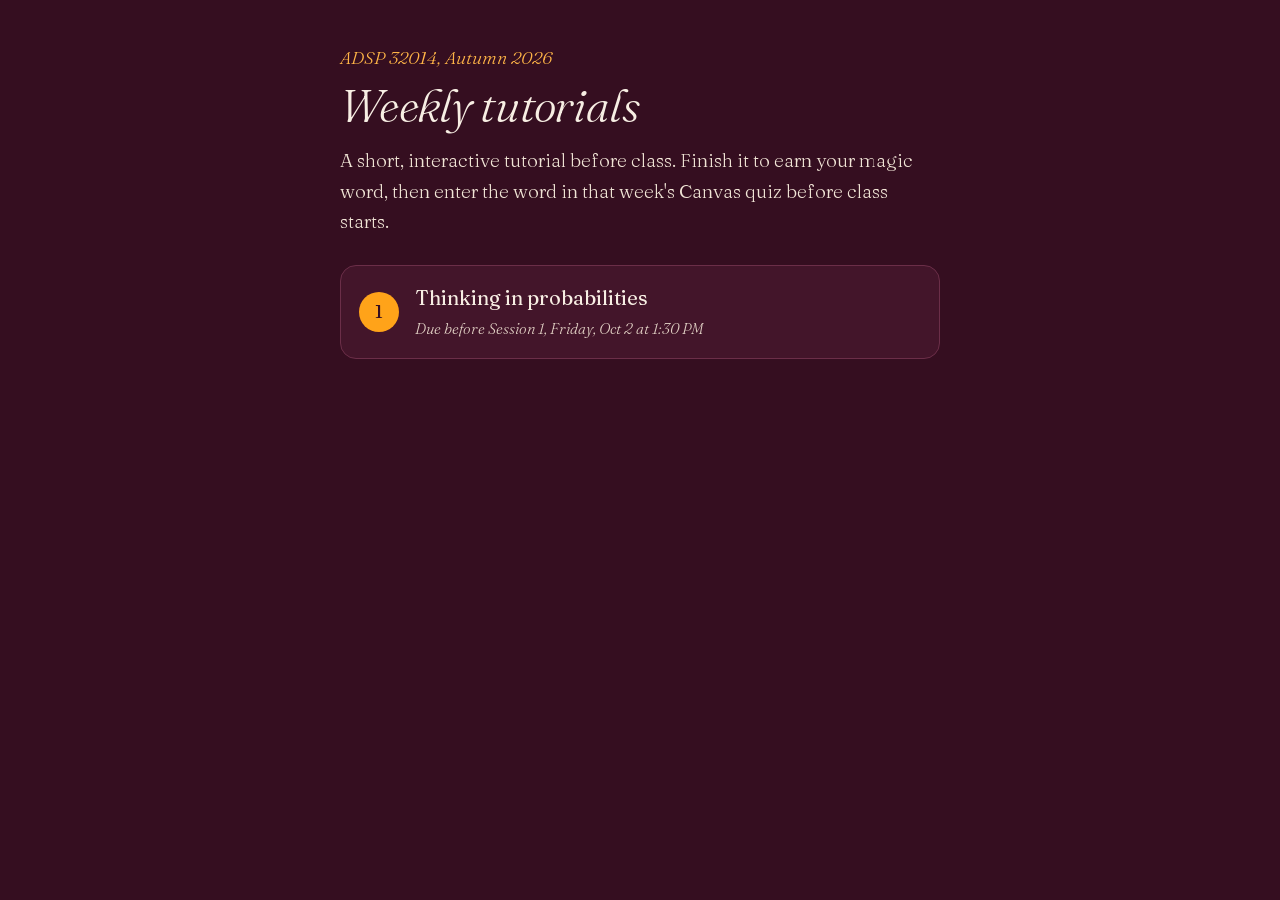
<file: docs/index.html>
<!doctype html>
<html lang="en">
<head>
  <meta charset="utf-8">
  <meta name="viewport" content="width=device-width, initial-scale=1">
  <meta name="theme-color" content="#350E20">
  <title>Weekly tutorials | Bayesian Machine Learning with Generative AI Applications</title>
  <link rel="stylesheet" href="assets/style.css">
</head>
<body>
  <main class="intro">
    <div class="kicker">ADSP 32014, Autumn 2026</div>
    <h1>Weekly tutorials</h1>
    <p class="lede">A short, interactive tutorial before class. Finish it to earn your magic word, then enter the word in that week's Canvas quiz before class starts.</p>
    <ol class="weeks">
      <li><a href="t1/"><span class="n">1</span><span><b>Thinking in probabilities</b><span class="d">Due before Session 1, Friday, Oct 2 at 1:30 PM</span></span></a></li>
    </ol>
  </main>
</body>
</html>
</file>
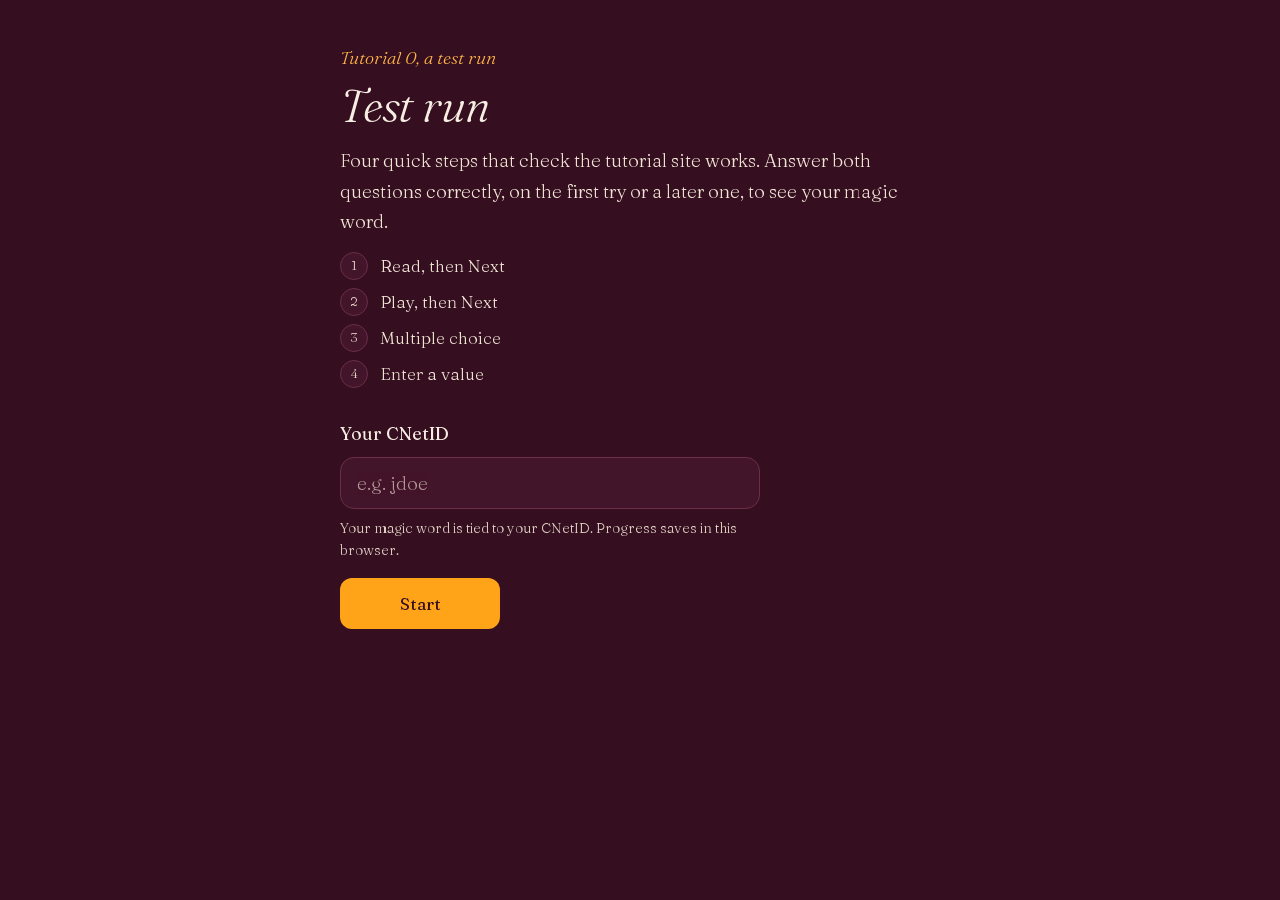
<file: docs/t0/index.html>
<!doctype html>
<html lang="en">
<head>
  <meta charset="utf-8">
  <meta name="viewport" content="width=device-width, initial-scale=1">
  <meta name="theme-color" content="#350E20">
  <title>Tutorial 0: Test run | Bayesian Machine Learning</title>
  <link rel="stylesheet" href="../assets/katex/katex.min.css">
  <link rel="stylesheet" href="../assets/style.css">
</head>
<body>
  <div id="app"><noscript><main class="intro"><h1>Turn on JavaScript</h1><p class="lede">This tutorial is interactive and needs JavaScript.</p></main></noscript></div>
  <script defer src="../assets/katex/katex.min.js"></script>
  <script defer src="../assets/katex/auto-render.min.js"></script>
  <script defer src="../assets/core.js"></script>
  <script defer src="../assets/draw.js"></script>
  <script defer src="../assets/widgets/dieBars.js"></script>
  <script defer src="lesson.js"></script>
  <script defer src="lock.js"></script>
  <script defer src="../assets/engine.js"></script>
</body>
</html>
</file>
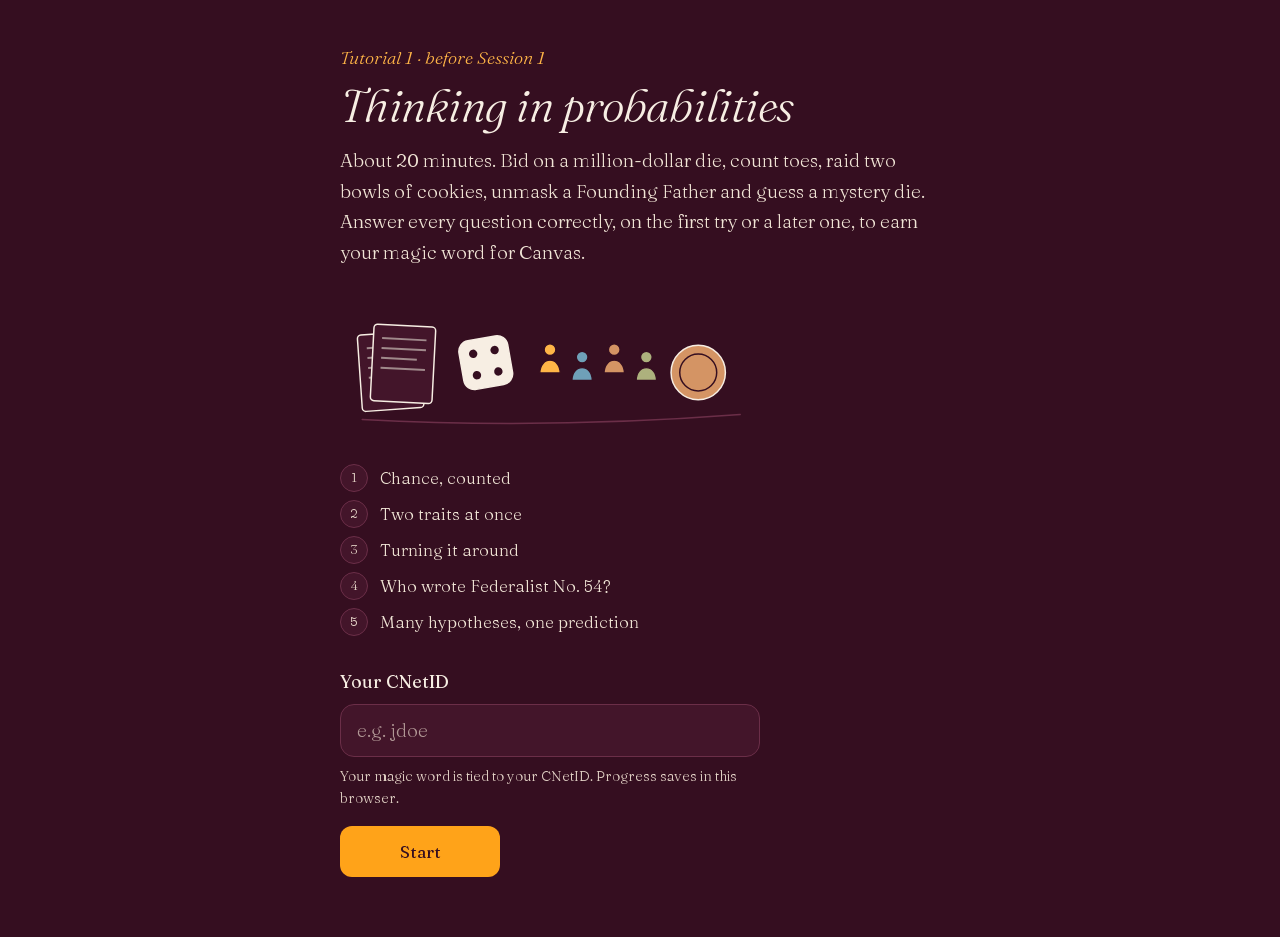
<file: docs/t1/index.html>
<!doctype html>
<html lang="en">
<head>
  <meta charset="utf-8">
  <meta name="viewport" content="width=device-width, initial-scale=1">
  <meta name="theme-color" content="#350E20">
  <title>Tutorial 1: Thinking in probabilities | Bayesian Machine Learning</title>
  <link rel="preload" href="../assets/fonts/fraunces-latin.woff2" as="font" type="font/woff2" crossorigin>
  <link rel="stylesheet" href="../assets/katex/katex.min.css">
  <link rel="stylesheet" href="../assets/style.css">
</head>
<body>
  <div id="app"><noscript><main class="intro"><h1>Turn on JavaScript</h1><p class="lede">This tutorial is interactive and needs JavaScript.</p></main></noscript></div>
  <script defer src="../assets/katex/katex.min.js"></script>
  <script defer src="../assets/katex/auto-render.min.js"></script>
  <script defer src="../assets/core.js"></script>
  <script defer src="../assets/draw.js"></script>
  <script defer src="../assets/widgets/scenes.js"></script>
  <script defer src="../assets/widgets/distToggle.js"></script>
  <script defer src="../assets/widgets/peopleVenn.js"></script>
  <script defer src="../assets/widgets/jointTable.js"></script>
  <script defer src="../assets/widgets/cookieBowls.js"></script>
  <script defer src="../assets/widgets/probTree.js"></script>
  <script defer src="../assets/widgets/trickCoins.js"></script>
  <script defer src="../assets/widgets/uponHistogram.js"></script>
  <script defer src="../assets/widgets/bayesBox.js"></script>
  <script defer src="../assets/widgets/diceBox.js"></script>
  <script defer src="../assets/widgets/coinUpdate.js"></script>
  <script defer src="lesson.js"></script>
  <script defer src="lock.js"></script>
  <script defer src="../assets/engine.js"></script>
</body>
</html>
</file>
<file: docs/assets/style.css>
/* Tutorial site styles, "Night stacks": UChicago colors on a dark ground, set in Fraunces Light.
   The ground is the university's darkest secondary color (#350E20); goldenrod marks actions and
   progress; the lighter secondary tints mark right (green) and wrong (orange) answers, because
   the standard ones turn muddy on a dark ground. Maroon never means "wrong".
   The landing page, every tutorial and every widget share this file; the widget palette in
   draw.js mirrors these values. */
@font-face {
  font-family: "Fraunces";
  font-style: normal;
  font-weight: 300 500;
  font-display: swap;
  src: url("fonts/fraunces-latin.woff2") format("woff2");
  unicode-range: U+0000-00FF, U+0131, U+0152-0153, U+02BB-02BC, U+02C6, U+02DA, U+02DC, U+0304, U+0308, U+0329, U+2000-206F, U+20AC, U+2122, U+2191, U+2193, U+2212, U+2215, U+FEFF, U+FFFD;
}
@font-face {
  font-family: "Fraunces";
  font-style: italic;
  font-weight: 300 500;
  font-display: swap;
  src: url("fonts/fraunces-italic-latin.woff2") format("woff2");
  unicode-range: U+0000-00FF, U+0131, U+0152-0153, U+02BB-02BC, U+02C6, U+02DA, U+02DC, U+0304, U+0308, U+0329, U+2000-206F, U+20AC, U+2122, U+2191, U+2193, U+2212, U+2215, U+FEFF, U+FFFD;
}

:root {
  color-scheme: dark;
  --ground: #350E20;
  --raised: #43152A;
  --track: #5A2A3F;
  --line: #6B2E48;
  --text: #F7EEE3;
  --text-2: #F1E5D6;
  --muted: #E0CFC3;
  --accent: #FFB547;
  --gold: #FFA319;
  --on-gold: #350E20;
  --good: #ADB17D;
  --good-bg: #2E3219;
  --good-text: #EEF0D6;
  --bad: #D49464;
  --bad-bg: #4A2112;
  --bad-text: #F9E0CB;

  --font: "Fraunces", Georgia, "Times New Roman", serif;
  --step-max: 640px;
  --footer-h: 128px;
}

* { box-sizing: border-box; }
html, body { margin: 0; padding: 0; }
body {
  font-family: var(--font);
  font-size: 18px;
  font-weight: 300;
  line-height: 1.6;
  color: var(--text);
  background: var(--ground);
  -webkit-font-smoothing: antialiased;
  font-optical-sizing: auto;
}
h1, h2, h3 { font-weight: 300; line-height: 1.1; margin: 0; }
h1, .prompt { font-style: italic; letter-spacing: -0.005em; }
p { margin: 0 0 0.8em; }
a { color: var(--accent); }
button, input { font: inherit; color: inherit; }
b, strong { font-weight: 500; }
:focus-visible { outline: 2px solid var(--accent); outline-offset: 3px; border-radius: 6px; }
.nomath { white-space: nowrap; }

/* top bar */
.topbar {
  position: sticky; top: 0; z-index: 5;
  display: flex; align-items: center; gap: 14px;
  max-width: var(--step-max); margin: 0 auto;
  padding: 16px 20px 10px;
  background: var(--ground);
}
.icon-btn {
  width: 36px; height: 36px; flex: none;
  display: grid; place-items: center;
  border: none; background: transparent; border-radius: 50%;
  color: var(--muted); cursor: pointer;
}
.icon-btn:hover { background: var(--raised); color: var(--text); }
.progress { flex: 1; height: 3px; border-radius: 2px; background: var(--track); overflow: hidden; }
.progress > span { display: block; height: 100%; width: 0; background: var(--gold); transition: width .45s ease; }
.count { flex: none; min-width: 56px; text-align: right; font-size: 14px; color: var(--muted); font-variant-numeric: tabular-nums; }

/* stage */
.stage { max-width: var(--step-max); margin: 0 auto; padding: 10px 20px calc(var(--footer-h) + 40px); }
.unit-label { font-style: italic; font-size: 15px; color: var(--accent); margin-bottom: 6px; }
.prompt { font-size: 32px; margin-bottom: 16px; }
.prompt:focus { outline: none; }
.body-text { font-size: 18px; color: var(--text-2); }
.body-text p:last-child { margin-bottom: 0; }
.body-text b { color: var(--text); }
.source { font-size: 14px; font-style: italic; color: var(--muted); margin-top: 0.4em; }
.hint { color: var(--muted); font-size: 15px; margin-top: 10px; }
.visual { margin: 4px 0 20px; }
.retry-note {
  display: inline-block; font-size: 13px; font-style: italic;
  color: var(--bad-text); background: var(--bad-bg); border: 1px solid var(--bad);
  padding: 1px 10px; border-radius: 99px; margin-bottom: 8px;
}

/* answer tiles */
.options { display: grid; gap: 10px; margin-top: 8px; }
.tile {
  display: flex; align-items: center; gap: 12px;
  width: 100%; text-align: left;
  padding: 12px 14px;
  background: var(--raised);
  border: 1px solid var(--line);
  border-radius: 14px;
  cursor: pointer;
  font-size: 17px; line-height: 1.4; color: var(--text);
  transition: border-color .12s, background .12s;
}
.tile:hover:not(:disabled) { border-color: var(--muted); }
.tile .key {
  flex: none; width: 26px; height: 26px; display: grid; place-items: center;
  border: 1px solid var(--line); border-radius: 50%;
  font-size: 13px; color: var(--muted);
}
.tile[aria-checked="true"] { border-color: var(--accent); box-shadow: inset 0 0 0 1px var(--accent); }
.tile[aria-checked="true"] .key { border-color: var(--accent); color: var(--accent); }
.tile.is-good { border-color: var(--good); background: var(--good-bg); box-shadow: inset 0 0 0 1px var(--good); color: var(--good-text); }
.tile.is-good .key { border-color: var(--good); color: var(--good-text); }
.tile.is-bad { border-color: var(--bad); background: var(--bad-bg); box-shadow: inset 0 0 0 1px var(--bad); color: var(--bad-text); }
.tile.is-bad .key { border-color: var(--bad); color: var(--bad-text); }
.tile:disabled { cursor: default; }
.options.two-up { grid-template-columns: 1fr 1fr; }
.frac { display: inline-flex; flex-direction: column; align-items: center; line-height: 1.12; font-size: 1.5em; font-variant-numeric: lining-nums tabular-nums; vertical-align: middle; }
.frac > span:first-child { border-bottom: 1px solid currentColor; padding: 0 0.2em; }
.frac > span:last-child { padding-top: 0.1em; }
.whole { font-size: 1.5em; line-height: 1; }
.readout .frac { font-size: 1em; }

/* numeric answer */
.num-row { display: flex; align-items: center; gap: 12px; flex-wrap: wrap; }
.num-input {
  font-size: 26px;
  width: 200px; padding: 10px 16px;
  border: 1px solid var(--line); border-radius: 14px;
  background: var(--raised); color: var(--text);
}
.num-input::placeholder { color: var(--muted); opacity: 0.7; }
.num-input:focus { outline: none; border-color: var(--accent); box-shadow: inset 0 0 0 1px var(--accent); }
.num-input.is-good { border-color: var(--good); background: var(--good-bg); }
.num-input.is-bad { border-color: var(--bad); background: var(--bad-bg); }
.num-error { color: var(--bad-text); font-size: 15px; margin-top: 6px; }

/* match pairs */
.match { display: grid; grid-template-columns: 1fr 1.7fr; gap: 10px 12px; align-items: stretch; }
.match .col { display: grid; gap: 10px; }
.match .tile { justify-content: center; text-align: center; min-height: 60px; font-size: 16px; }
.match .col.right .tile { justify-content: flex-start; text-align: left; font-size: 15px; }
.match .tile.is-matched { border-color: var(--good); background: var(--good-bg); color: var(--good-text); box-shadow: none; }
.match .tile.is-flash { animation: shake .35s; border-color: var(--bad); background: var(--bad-bg); }
@keyframes shake { 25% { transform: translateX(-5px); } 75% { transform: translateX(5px); } }

/* footer and feedback */
.footer {
  position: fixed; left: 0; right: 0; bottom: 0; z-index: 6;
  border-top: 1px solid var(--line);
  background: var(--ground);
  transition: background .2s, border-color .2s;
}
.footer-inner {
  max-width: var(--step-max); margin: 0 auto;
  min-height: var(--footer-h);
  padding: 16px 20px 20px;
  display: flex; align-items: center; gap: 16px;
}
.feedback { flex: 1; min-width: 0; }
.feedback h3 { font-size: 22px; font-style: italic; margin-bottom: 4px; }
.feedback .fb-text { font-size: 15px; line-height: 1.5; max-height: 38vh; overflow: auto; color: var(--text-2); }
.footer.is-good { background: var(--good-bg); border-color: var(--good); }
.footer.is-good h3 { color: var(--good); }
.footer.is-good .fb-text { color: var(--good-text); }
.footer.is-bad { background: var(--bad-bg); border-color: var(--bad); }
.footer.is-bad h3 { color: var(--bad); }
.footer.is-bad .fb-text { color: var(--bad-text); }
.feedback .why { font-weight: 400; margin-bottom: 0.45em; }
.footer.is-open .feedback { animation: rise .22s ease-out; }
@keyframes rise { from { transform: translateY(8px); opacity: 0; } to { transform: none; opacity: 1; } }

.btn {
  flex: none; min-width: 160px;
  padding: 12px 26px;
  border: none; border-radius: 12px;
  font-size: 17px; font-weight: 400;
  color: var(--on-gold); background: var(--gold);
  cursor: pointer;
  transition: filter .12s, transform .06s;
}
.btn:hover:not(:disabled) { filter: brightness(1.08); }
.btn:active:not(:disabled) { transform: translateY(1px); }
.btn:disabled { color: var(--muted); background: var(--track); cursor: not-allowed; }
.btn.good { background: var(--good); }
.btn.bad { background: var(--bad); }
.btn.ghost { background: transparent; color: var(--text); border: 1px solid var(--line); font-weight: 300; }
.btn.small { min-width: 0; padding: 7px 16px; font-size: 15px; }

/* intro and finish */
.intro { max-width: var(--step-max); margin: 0 auto; padding: 44px 20px 60px; }
.intro .kicker { font-style: italic; color: var(--accent); margin-bottom: 8px; }
.intro h1 { font-size: 46px; margin-bottom: 14px; }
.intro .lede { font-size: 19px; color: var(--text-2); max-width: 34em; }
.intro-visual { margin: 24px 0 28px; }
.path { list-style: none; padding: 0; margin: 0 0 32px; display: grid; gap: 8px; }
.path li { display: flex; align-items: center; gap: 12px; font-size: 17px; color: var(--text-2); }
.path .dot {
  width: 28px; height: 28px; flex: none; border-radius: 50%;
  display: grid; place-items: center;
  background: var(--raised); border: 1px solid var(--line);
  font-size: 13px; color: var(--muted);
}
.path li.is-done .dot { color: var(--on-gold); background: var(--good); border-color: var(--good); }
.signin { display: grid; gap: 8px; max-width: 420px; }
.signin label { font-weight: 400; }
.signin input {
  font-size: 19px; padding: 10px 16px;
  border: 1px solid var(--line); border-radius: 14px;
  background: var(--raised); color: var(--text);
}
.signin input::placeholder { color: var(--muted); opacity: 0.7; }
.signin input:focus { outline: none; border-color: var(--accent); box-shadow: inset 0 0 0 1px var(--accent); }
.signin .note { font-size: 14px; color: var(--muted); }
.signin .warn { font-size: 15px; color: var(--bad-text); background: var(--bad-bg); border: 1px solid var(--bad); padding: 8px 12px; border-radius: 10px; }
.row { display: flex; gap: 12px; flex-wrap: wrap; align-items: center; margin-top: 8px; }
.linklike { background: none; border: none; color: var(--muted); text-decoration: underline; cursor: pointer; font-size: 15px; padding: 4px 0; }

.finish { text-align: center; }
.finish-visual { margin: 4px 0 6px; }
.finish h1 { font-size: 42px; margin: 10px 0 6px; }
.finish .lede { margin: 0 auto; }
.finish-stats { font-style: italic; color: var(--muted); font-size: 15px; margin: 8px 0 22px; }
.magic {
  margin: 0 auto 16px; max-width: 460px;
  padding: 18px 20px 20px;
  border-radius: 18px;
  background: var(--raised); border: 1px solid var(--line);
  animation: fadein .6s ease-out both;
}
.magic .label { font-size: 14px; color: var(--muted); }
.magic .word { color: var(--accent); font-style: italic; font-size: clamp(32px, 8vw, 46px); margin: 4px 0 12px; word-break: break-word; }
@keyframes fadein { from { opacity: 0; transform: translateY(6px); } to { opacity: 1; transform: none; } }
.finish .next { max-width: 30em; margin: 16px auto 0; color: var(--text-2); font-size: 16px; }

/* landing page */
.weeks { list-style: none; padding: 0; margin: 28px 0 0; display: grid; gap: 12px; }
.weeks a, .weeks .soon {
  display: flex; align-items: center; gap: 16px;
  padding: 16px 18px; border-radius: 16px;
  text-decoration: none; color: var(--text);
  background: var(--raised); border: 1px solid var(--line);
}
.weeks a:hover { border-color: var(--accent); }
.weeks .n { flex: none; width: 40px; height: 40px; border-radius: 50%; display: grid; place-items: center; font-size: 18px; font-weight: 400; color: var(--on-gold); background: var(--gold); }
.weeks b { display: block; font-weight: 400; font-size: 20px; }
.weeks .d { font-size: 15px; color: var(--muted); font-style: italic; }
.weeks .soon { color: var(--muted); background: transparent; border-style: dashed; }
.weeks .soon .n { background: var(--track); color: var(--muted); }

/* widgets */
.card { background: var(--raised); border: 1px solid var(--line); border-radius: 18px; padding: 14px 16px; }
.card > svg { display: block; max-width: 100%; }
.legend { display: flex; flex-wrap: wrap; gap: 6px 14px; font-size: 14px; color: var(--muted); margin-top: 8px; }
.legend i { display: inline-block; width: 11px; height: 11px; border-radius: 50%; margin-right: 5px; vertical-align: -1px; }
.controls { display: flex; gap: 8px; flex-wrap: wrap; margin-top: 10px; }
.wbtn {
  padding: 6px 14px; border: 1px solid var(--line); border-radius: 999px;
  background: var(--ground); font-size: 15px; color: var(--text); cursor: pointer;
}
.wbtn:hover:not(:disabled) { border-color: var(--accent); }
.wbtn[aria-pressed="true"] { border-color: var(--accent); background: var(--accent); color: var(--on-gold); font-weight: 400; }
.wbtn:disabled { opacity: 0.45; cursor: default; }
.readout { font-size: 16px; color: var(--text-2); margin-top: 8px; }
.readout b { color: var(--text); }
.caption { font-size: 14px; font-style: italic; color: var(--muted); margin-top: 6px; }
.tbl { border-collapse: collapse; width: 100%; font-size: 15px; font-variant-numeric: tabular-nums; }
.tbl th, .tbl td { padding: 7px 8px; border: 1px solid var(--line); text-align: center; }
.tbl th { font-weight: 300; font-style: italic; color: var(--text-2); background: var(--ground); }
.tbl td.ask { color: var(--accent); font-weight: 500; box-shadow: inset 0 0 0 2px var(--accent); }
.formula { margin: 4px 0 18px; font-size: 21px; text-align: center; color: var(--text); }
.formula .katex-display { margin: 0.3em 0; }
.eq-line { transition: opacity .3s; }
.eq-line.is-hidden { opacity: 0; visibility: hidden; }
.slider-row { display: flex; align-items: center; gap: 12px; font-size: 15px; color: var(--text-2); }
.slider-row output { min-width: 2.6em; text-align: right; font-variant-numeric: tabular-nums; color: var(--text); }
input[type="range"] { width: 100%; accent-color: var(--gold); }
.sr-only { position: absolute; width: 1px; height: 1px; margin: -1px; padding: 0; overflow: hidden; clip: rect(0 0 0 0); white-space: nowrap; border: 0; }
svg[data-panel="prior"]:focus { outline: none; }
svg[data-panel="prior"]:focus-visible { outline: 2px solid var(--accent); outline-offset: 2px; border-radius: 6px; }
.box {
  display: grid; grid-template-columns: 5.2em 1fr 1fr 1.3fr 1.4fr;
  gap: 8px; align-items: center; margin-top: 12px;
  font-size: 15px; font-variant-numeric: tabular-nums;
}
.box .h { font-style: italic; color: var(--muted); font-size: 13px; line-height: 1.2; align-self: end; }
.box .track { height: 16px; background: var(--ground); border-radius: 3px; overflow: hidden; border: 1px solid var(--line); }
.box .bar { height: 100%; border-right: 1px solid var(--ground); transition: width .25s; }
.dice-rows { display: grid; gap: 10px; }
.dice-row { display: grid; grid-template-columns: 4.6em 1fr 5.2em; align-items: center; gap: 10px; font-size: 16px; }
.dice-row .track { height: 16px; background: var(--ground); border: 1px solid var(--line); border-radius: 4px; overflow: hidden; }
.dice-row .bar { height: 100%; border-radius: 4px; transition: width .35s; }
.dice-row .value { text-align: right; min-height: 2.6em; display: flex; align-items: center; justify-content: flex-end; font-variant-numeric: tabular-nums; }
.dice-row .frac { font-size: 1.15em; }
.dice-row.is-out .name { text-decoration: line-through; color: var(--muted); }
.dice-row .ruled { font-size: 14px; font-style: italic; color: var(--muted); }
.dice-log { min-height: 30px; margin-top: 10px; }
.chip { display: inline-block; min-width: 28px; text-align: center; margin: 0 4px 4px 0; padding: 1px 6px; border: 1px solid var(--line); border-radius: 7px; background: var(--ground); font-size: 15px; }
.chip.is-last { border-color: var(--accent); color: var(--accent); }

/* small screens */
@media (max-width: 560px) {
  body { font-size: 17px; }
  .prompt { font-size: 27px; }
  .intro h1 { font-size: 36px; }
  .footer-inner { flex-direction: column; align-items: stretch; gap: 10px; min-height: 0; padding: 12px 20px 16px; }
  .feedback:empty { display: none; }
  .btn { width: 100%; }
  :root { --footer-h: 160px; }
  .match { grid-template-columns: 1fr; }
  .box { font-size: 14px; grid-template-columns: 4.6em 1fr 1fr 1.2fr 1.3fr; gap: 6px; }
}
@media (max-width: 360px) {
  .box { font-size: 11px; gap: 6px 4px; grid-template-columns: 4.4em minmax(0, 0.7fr) minmax(0, 1.05fr) minmax(0, 1.05fr) minmax(0, 1fr); }
  .box .h { font-size: 11px; }
}
@media (prefers-reduced-motion: reduce) {
  *, *::before, *::after { animation: none !important; transition: none !important; }
}
</file>
